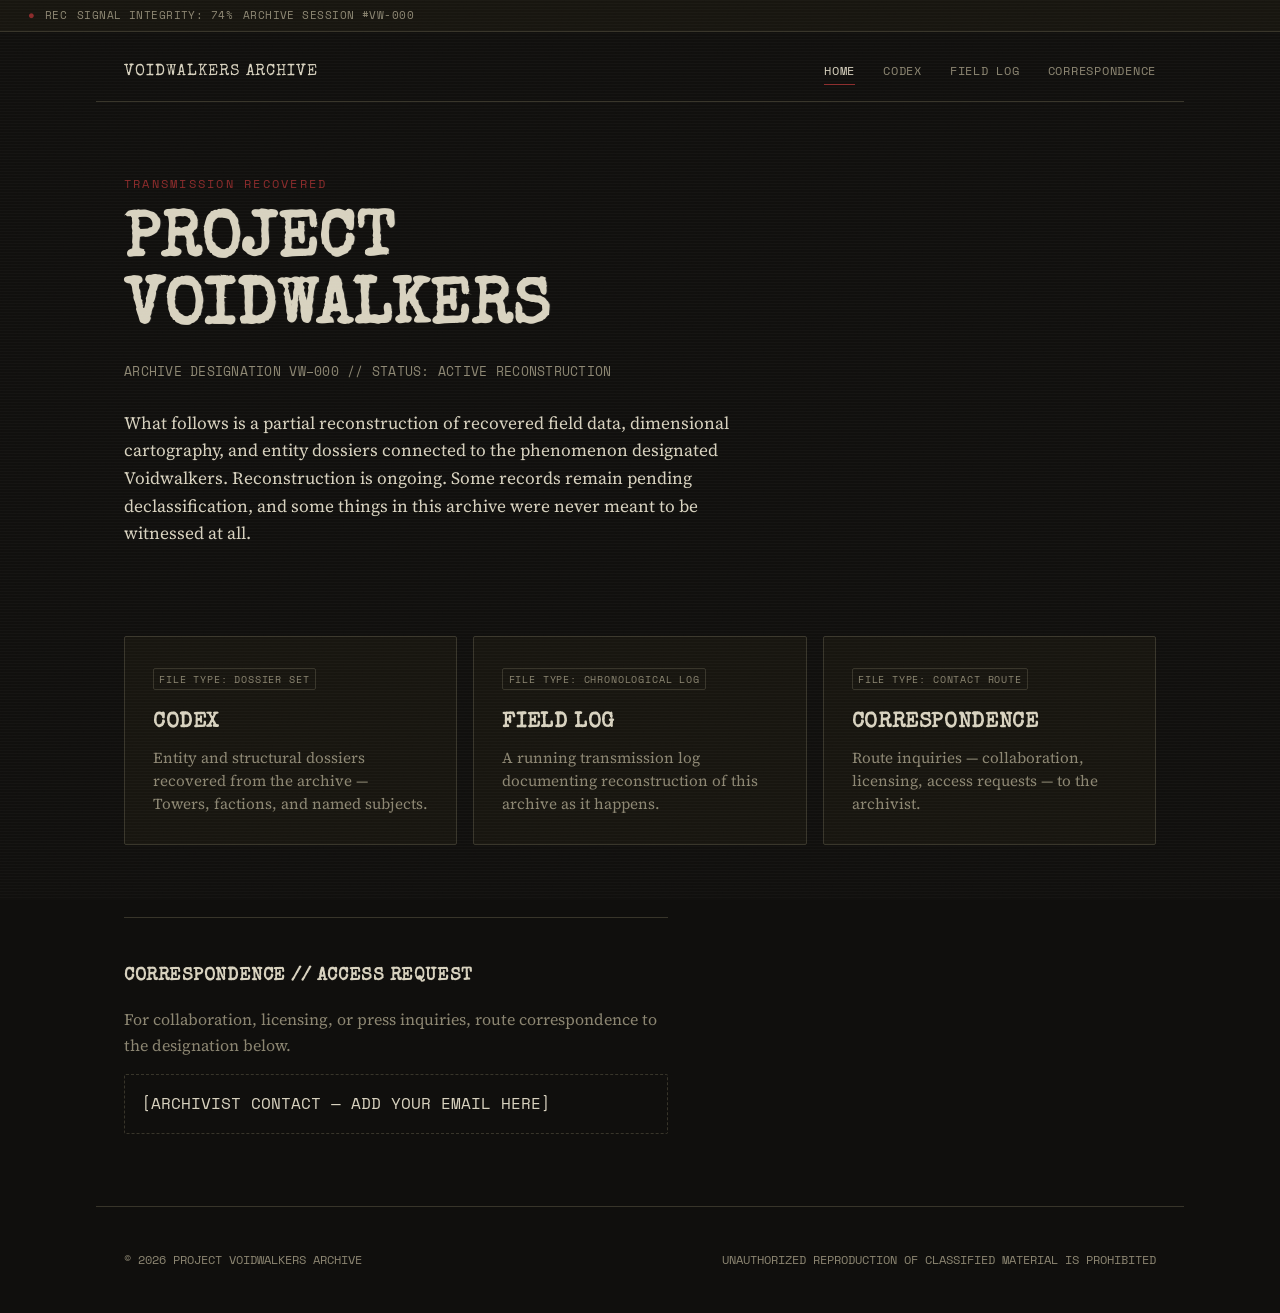
<file: index.html>
<!DOCTYPE html>
<html lang="en">
<head>
  <meta charset="UTF-8" />
  <meta name="viewport" content="width=device-width, initial-scale=1.0" />
  <title>Project Voidwalkers — Archive</title>
  <meta name="description" content="Recovered field data, dimensional cartography, and entity dossiers relating to the phenomenon designated Voidwalkers." />
  <meta name="theme-color" content="#100f0d" />
  <link rel="icon" href="data:image/svg+xml,%3Csvg xmlns='http://www.w3.org/2000/svg' viewBox='0 0 100 100'%3E%3Crect width='100' height='100' fill='%23100f0d'/%3E%3Cpath d='M50 15 L80 75 L20 75 Z' fill='none' stroke='%23d8d2bf' stroke-width='4'/%3E%3Ccircle cx='50' cy='55' r='6' fill='%23d8d2bf'/%3E%3C/svg%3E" />
  <link rel="preconnect" href="https://fonts.googleapis.com" />
  <link rel="stylesheet" href="assets/css/main.css" />
</head>
<body>
  <div class="grain-overlay" aria-hidden="true"></div>
  <div class="scanline-overlay" aria-hidden="true"></div>

  <div class="transmission-bar">
    <span class="transmission-bar__dot">●</span>
    <span>REC</span>
    <span>SIGNAL INTEGRITY: 74%</span>
    <span>ARCHIVE SESSION #VW-000</span>
  </div>

  <header class="site-header">
    <a class="site-header__brand" href="index.html">VOIDWALKERS ARCHIVE</a>
    <nav class="site-nav">
      <a href="index.html" class="is-active">HOME</a>
      <a href="codex.html">CODEX</a>
      <a href="devlog.html">FIELD LOG</a>
      <a href="#correspondence">CORRESPONDENCE</a>
    </nav>
  </header>

  <main>
    <section class="hero">
      <p class="eyebrow">Transmission recovered</p>
      <h1>PROJECT VOIDWALKERS</h1>
      <p class="case-number">ARCHIVE DESIGNATION VW–000 // STATUS: ACTIVE RECONSTRUCTION</p>
      <p class="hero__intro">
        What follows is a partial reconstruction of recovered field data, dimensional
        cartography, and entity dossiers connected to the phenomenon designated
        Voidwalkers. Reconstruction is ongoing. Some records remain pending
        declassification, and some things in this archive were never meant to be
        witnessed at all.
      </p>
    </section>

    <section class="access-grid">
      <a class="access-card" href="codex.html">
        <span class="access-card__tag">FILE TYPE: DOSSIER SET</span>
        <h2>CODEX</h2>
        <p>Entity and structural dossiers recovered from the archive — Towers, factions, and named subjects.</p>
      </a>
      <a class="access-card" href="devlog.html">
        <span class="access-card__tag">FILE TYPE: CHRONOLOGICAL LOG</span>
        <h2>FIELD LOG</h2>
        <p>A running transmission log documenting reconstruction of this archive as it happens.</p>
      </a>
      <a class="access-card" href="#correspondence">
        <span class="access-card__tag">FILE TYPE: CONTACT ROUTE</span>
        <h2>CORRESPONDENCE</h2>
        <p>Route inquiries — collaboration, licensing, access requests — to the archivist.</p>
      </a>
    </section>

    <section id="correspondence" class="correspondence">
      <h2>CORRESPONDENCE // ACCESS REQUEST</h2>
      <p>For collaboration, licensing, or press inquiries, route correspondence to the designation below.</p>
      <p class="correspondence__contact">[ARCHIVIST CONTACT — ADD YOUR EMAIL HERE]</p>
    </section>
  </main>

  <footer class="site-footer">
    <span>© 2026 PROJECT VOIDWALKERS ARCHIVE</span>
    <span>UNAUTHORIZED REPRODUCTION OF CLASSIFIED MATERIAL IS PROHIBITED</span>
  </footer>

  <script src="assets/js/towers-data.js"></script>
  <script src="assets/js/devlog-data.js"></script>
  <script src="assets/js/render.js"></script>
</body>
</html>
</file>
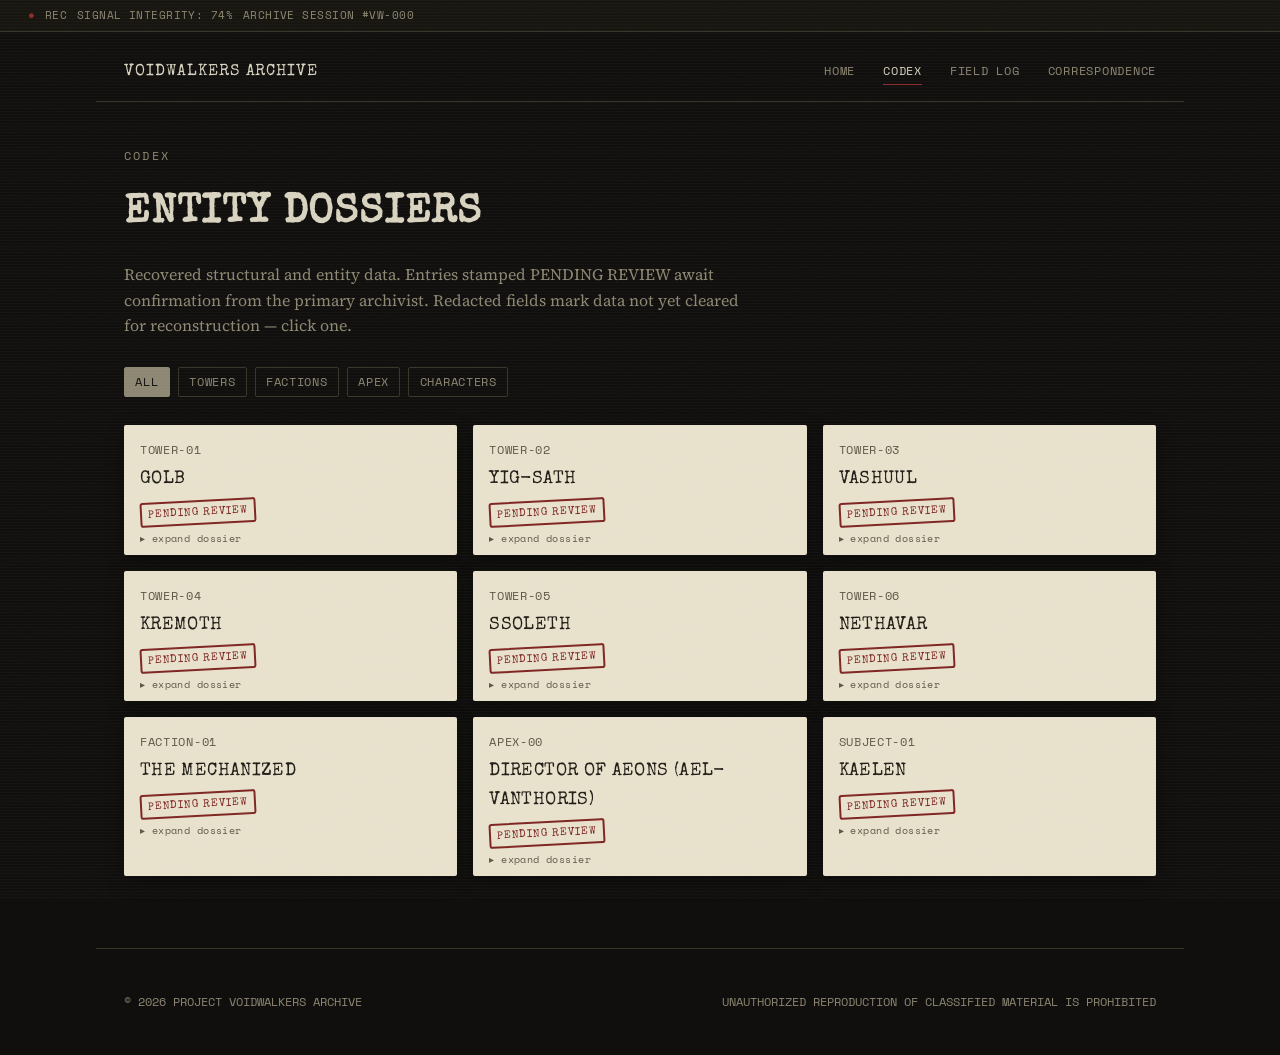
<file: codex.html>
<!DOCTYPE html>
<html lang="en">
<head>
  <meta charset="UTF-8" />
  <meta name="viewport" content="width=device-width, initial-scale=1.0" />
  <title>Codex — Project Voidwalkers Archive</title>
  <meta name="description" content="Entity and structural dossiers recovered from the Voidwalkers archive." />
  <meta name="theme-color" content="#100f0d" />
  <link rel="icon" href="data:image/svg+xml,%3Csvg xmlns='http://www.w3.org/2000/svg' viewBox='0 0 100 100'%3E%3Crect width='100' height='100' fill='%23100f0d'/%3E%3Cpath d='M50 15 L80 75 L20 75 Z' fill='none' stroke='%23d8d2bf' stroke-width='4'/%3E%3Ccircle cx='50' cy='55' r='6' fill='%23d8d2bf'/%3E%3C/svg%3E" />
  <link rel="preconnect" href="https://fonts.googleapis.com" />
  <link rel="stylesheet" href="assets/css/main.css" />
</head>
<body>
  <div class="grain-overlay" aria-hidden="true"></div>
  <div class="scanline-overlay" aria-hidden="true"></div>

  <div class="transmission-bar">
    <span class="transmission-bar__dot">●</span>
    <span>REC</span>
    <span>SIGNAL INTEGRITY: 74%</span>
    <span>ARCHIVE SESSION #VW-000</span>
  </div>

  <header class="site-header">
    <a class="site-header__brand" href="index.html">VOIDWALKERS ARCHIVE</a>
    <nav class="site-nav">
      <a href="index.html">HOME</a>
      <a href="codex.html" class="is-active">CODEX</a>
      <a href="devlog.html">FIELD LOG</a>
      <a href="index.html#correspondence">CORRESPONDENCE</a>
    </nav>
  </header>

  <main>
    <section class="page-header">
      <p class="eyebrow">Codex</p>
      <h1>ENTITY DOSSIERS</h1>
      <p>
        Recovered structural and entity data. Entries stamped PENDING REVIEW await
        confirmation from the primary archivist. Redacted fields mark data not yet
        cleared for reconstruction — click one.
      </p>
    </section>

    <div class="filter-tabs">
      <button data-filter="all" class="is-active">ALL</button>
      <button data-filter="tower">TOWERS</button>
      <button data-filter="faction">FACTIONS</button>
      <button data-filter="apex">APEX</button>
      <button data-filter="character">CHARACTERS</button>
    </div>

    <div class="dossier-grid" data-codex-grid></div>
  </main>

  <footer class="site-footer">
    <span>© 2026 PROJECT VOIDWALKERS ARCHIVE</span>
    <span>UNAUTHORIZED REPRODUCTION OF CLASSIFIED MATERIAL IS PROHIBITED</span>
  </footer>

  <script src="assets/js/towers-data.js"></script>
  <script src="assets/js/devlog-data.js"></script>
  <script src="assets/js/render.js"></script>
</body>
</html>
</file>
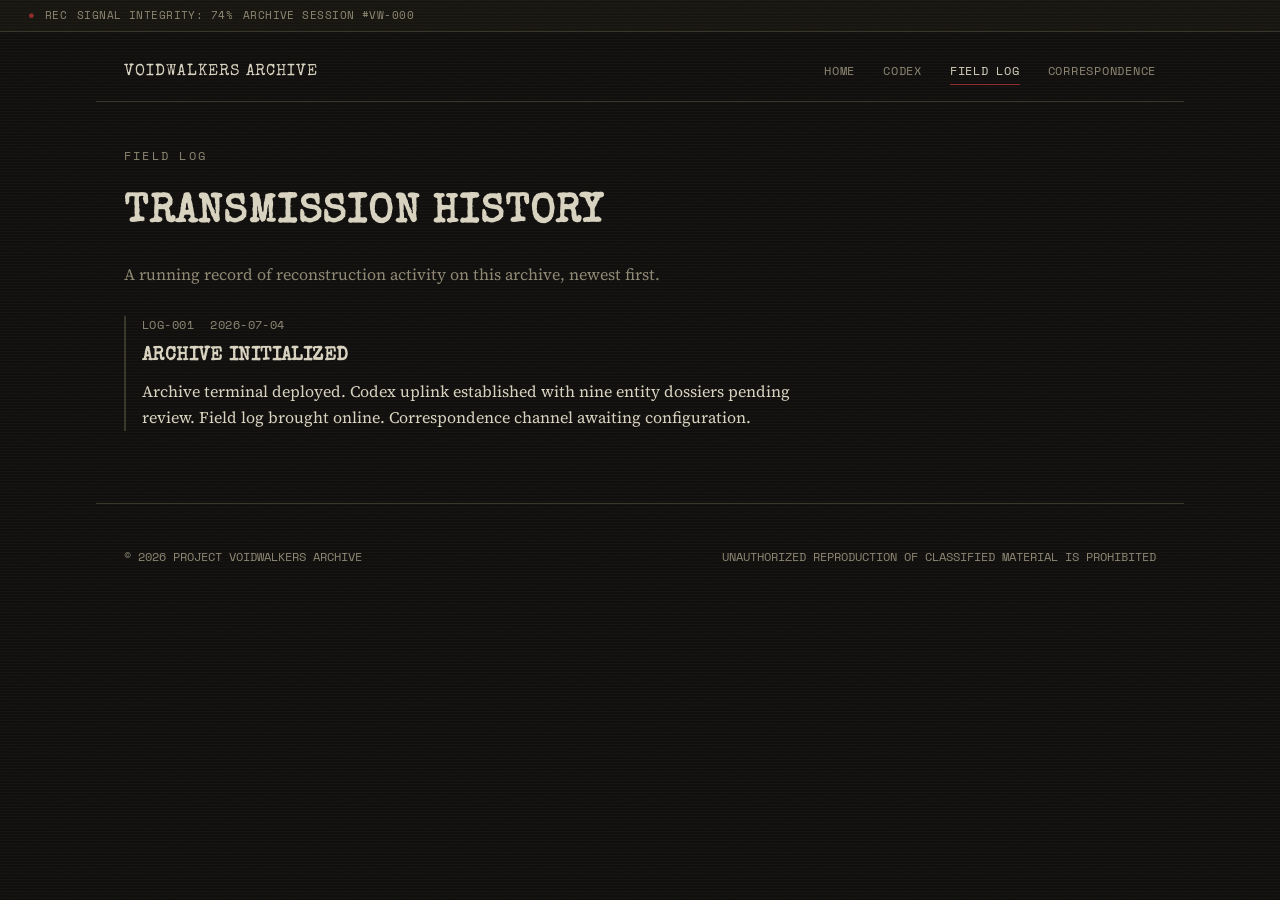
<file: devlog.html>
<!DOCTYPE html>
<html lang="en">
<head>
  <meta charset="UTF-8" />
  <meta name="viewport" content="width=device-width, initial-scale=1.0" />
  <title>Field Log — Project Voidwalkers Archive</title>
  <meta name="description" content="Transmission history documenting reconstruction of the Voidwalkers archive." />
  <meta name="theme-color" content="#100f0d" />
  <link rel="icon" href="data:image/svg+xml,%3Csvg xmlns='http://www.w3.org/2000/svg' viewBox='0 0 100 100'%3E%3Crect width='100' height='100' fill='%23100f0d'/%3E%3Cpath d='M50 15 L80 75 L20 75 Z' fill='none' stroke='%23d8d2bf' stroke-width='4'/%3E%3Ccircle cx='50' cy='55' r='6' fill='%23d8d2bf'/%3E%3C/svg%3E" />
  <link rel="preconnect" href="https://fonts.googleapis.com" />
  <link rel="stylesheet" href="assets/css/main.css" />
</head>
<body>
  <div class="grain-overlay" aria-hidden="true"></div>
  <div class="scanline-overlay" aria-hidden="true"></div>

  <div class="transmission-bar">
    <span class="transmission-bar__dot">●</span>
    <span>REC</span>
    <span>SIGNAL INTEGRITY: 74%</span>
    <span>ARCHIVE SESSION #VW-000</span>
  </div>

  <header class="site-header">
    <a class="site-header__brand" href="index.html">VOIDWALKERS ARCHIVE</a>
    <nav class="site-nav">
      <a href="index.html">HOME</a>
      <a href="codex.html">CODEX</a>
      <a href="devlog.html" class="is-active">FIELD LOG</a>
      <a href="index.html#correspondence">CORRESPONDENCE</a>
    </nav>
  </header>

  <main>
    <section class="page-header">
      <p class="eyebrow">Field log</p>
      <h1>TRANSMISSION HISTORY</h1>
      <p>A running record of reconstruction activity on this archive, newest first.</p>
    </section>

    <div class="log-list" data-devlog-list></div>
  </main>

  <footer class="site-footer">
    <span>© 2026 PROJECT VOIDWALKERS ARCHIVE</span>
    <span>UNAUTHORIZED REPRODUCTION OF CLASSIFIED MATERIAL IS PROHIBITED</span>
  </footer>

  <script src="assets/js/towers-data.js"></script>
  <script src="assets/js/devlog-data.js"></script>
  <script src="assets/js/render.js"></script>
</body>
</html>
</file>
<file: assets/css/main.css>
/* ==========================================================================
   VOIDWALKERS ARCHIVE — DESIGN SYSTEM
   Two materials in tension: a dark terminal shell (the archive interface)
   viewing recovered paper documents (the dossiers). Redaction and status
   stamps are functional, not decorative — they are the content pipeline.
   ========================================================================== */

@import url('https://fonts.googleapis.com/css2?family=Special+Elite&family=Space+Mono:wght@400;700&family=Source+Serif+4:opsz,wght@8..60,400;8..60,600&display=swap');

:root {
  /* -- color: shell (dark terminal) -- */
  --ink-black: #100f0d;
  --shell-raised: #17150f;
  --shell-border: #38352a;
  --text-on-shell: #d8d2bf;
  --text-on-shell-dim: #8c8672;

  /* -- color: paper (recovered documents) -- */
  --paper: #e8e1cc;
  --paper-shadow: #c9bfa0;
  --text-on-paper: #201c16;
  --text-on-paper-dim: #5b5644;

  /* -- color: ink stamps (semantic, not decorative) -- */
  --ink-red: #8a2a2a;
  --ink-green: #3f5c46;

  /* -- type -- */
  --font-stamp: 'Special Elite', 'Courier New', monospace;
  --font-terminal: 'Space Mono', 'Courier New', monospace;
  --font-read: 'Source Serif 4', Georgia, serif;

  /* -- space -- */
  --sp-1: 0.5rem;
  --sp-2: 1rem;
  --sp-3: 1.75rem;
  --sp-4: 2.75rem;
  --sp-5: 4.5rem;

  --radius: 2px;
  --max-width: 68rem;
}

/* -- reset -- */
* { box-sizing: border-box; }
html { -webkit-text-size-adjust: 100%; }
body {
  margin: 0;
  background: var(--ink-black);
  color: var(--text-on-shell);
  font-family: var(--font-read);
  font-size: 1rem;
  line-height: 1.6;
  min-height: 100vh;
}
h1, h2, h3, p, dl, dd, figure { margin: 0; }
ul { list-style: none; margin: 0; padding: 0; }
a { color: inherit; }
button { font: inherit; color: inherit; background: none; border: none; cursor: pointer; padding: 0; }
img { max-width: 100%; display: block; }

:focus-visible {
  outline: 2px solid var(--ink-red);
  outline-offset: 3px;
}

main {
  max-width: var(--max-width);
  margin: 0 auto;
  padding: 0 var(--sp-3) var(--sp-5);
}

/* ==========================================================================
   ATMOSPHERE — grain + scanline overlays, subtle, physically-motivated
   ========================================================================== */

.grain-overlay,
.scanline-overlay {
  position: fixed;
  inset: 0;
  pointer-events: none;
  z-index: 90;
}
.grain-overlay {
  opacity: 0.05;
  mix-blend-mode: overlay;
  background-image: url("data:image/svg+xml,%3Csvg xmlns='http://www.w3.org/2000/svg' width='140' height='140'%3E%3Cfilter id='n'%3E%3CfeTurbulence type='fractalNoise' baseFrequency='0.85' numOctaves='2' stitchTiles='stitch'/%3E%3C/filter%3E%3Crect width='100%25' height='100%25' filter='url(%23n)'/%3E%3C/svg%3E");
}
.scanline-overlay {
  opacity: 0.035;
  background: repeating-linear-gradient(
    to bottom,
    rgba(255, 255, 255, 0.7) 0px,
    rgba(255, 255, 255, 0.7) 1px,
    transparent 1px,
    transparent 3px
  );
}
@media (prefers-reduced-motion: reduce) {
  .grain-overlay, .scanline-overlay { display: none; }
}

/* ==========================================================================
   TRANSMISSION BAR + HEADER
   ========================================================================== */

.transmission-bar {
  background: var(--shell-raised);
  border-bottom: 1px solid var(--shell-border);
  font-family: var(--font-terminal);
  font-size: 0.7rem;
  letter-spacing: 0.04em;
  color: var(--text-on-shell-dim);
  padding: 0.4rem var(--sp-3);
  display: flex;
  gap: 0.6rem;
  align-items: center;
  white-space: nowrap;
  overflow-x: auto;
}
.transmission-bar__dot {
  color: var(--ink-red);
  animation: pulse-flicker 2.4s ease-in-out infinite;
}
@keyframes pulse-flicker {
  0%, 100% { opacity: 1; }
  50% { opacity: 0.3; }
}
@media (prefers-reduced-motion: reduce) {
  .transmission-bar__dot { animation: none; }
}

.site-header {
  max-width: var(--max-width);
  margin: 0 auto;
  padding: var(--sp-3) var(--sp-3) var(--sp-2);
  display: flex;
  flex-wrap: wrap;
  gap: var(--sp-2) var(--sp-3);
  align-items: baseline;
  justify-content: space-between;
  border-bottom: 1px solid var(--shell-border);
}
.site-header__brand {
  font-family: var(--font-stamp);
  font-size: 1rem;
  letter-spacing: 0.06em;
  text-decoration: none;
  color: var(--text-on-shell);
}
.site-nav {
  display: flex;
  gap: var(--sp-3);
  font-family: var(--font-terminal);
  font-size: 0.78rem;
  letter-spacing: 0.06em;
}
.site-nav a {
  text-decoration: none;
  color: var(--text-on-shell-dim);
  padding-bottom: 3px;
  border-bottom: 1px solid transparent;
}
.site-nav a:hover { color: var(--text-on-shell); }
.site-nav a.is-active {
  color: var(--text-on-shell);
  border-bottom-color: var(--ink-red);
}

/* ==========================================================================
   HERO
   ========================================================================== */

.hero {
  padding: var(--sp-5) 0 var(--sp-4);
  max-width: 42rem;
}
.eyebrow {
  font-family: var(--font-terminal);
  font-size: 0.78rem;
  letter-spacing: 0.18em;
  text-transform: uppercase;
  color: var(--ink-red);
  margin: 0 0 var(--sp-2);
}
.hero h1 {
  font-family: var(--font-stamp);
  font-size: clamp(2.25rem, 7vw, 4rem);
  line-height: 1.05;
  letter-spacing: 0.01em;
  color: var(--text-on-shell);
  text-shadow: 1px 0 rgba(255, 255, 255, 0.08);
}
.case-number {
  font-family: var(--font-terminal);
  font-size: 0.82rem;
  color: var(--text-on-shell-dim);
  margin-top: var(--sp-2);
  letter-spacing: 0.02em;
}
.hero__intro {
  margin-top: var(--sp-3);
  font-size: 1.08rem;
  color: var(--text-on-shell);
  max-width: 38rem;
}

/* ==========================================================================
   ACCESS GRID (home)
   ========================================================================== */

.access-grid {
  display: grid;
  grid-template-columns: repeat(auto-fit, minmax(15rem, 1fr));
  gap: var(--sp-2);
  margin-top: var(--sp-4);
}
.access-card {
  display: block;
  text-decoration: none;
  background: var(--shell-raised);
  border: 1px solid var(--shell-border);
  border-radius: var(--radius);
  padding: var(--sp-3);
  transition: border-color 0.15s ease, transform 0.15s ease;
}
.access-card:hover {
  border-color: var(--text-on-shell-dim);
  transform: translateY(-2px);
}
.access-card__tag {
  display: inline-block;
  font-family: var(--font-terminal);
  font-size: 0.65rem;
  letter-spacing: 0.08em;
  color: var(--text-on-shell-dim);
  border: 1px solid var(--shell-border);
  border-radius: var(--radius);
  padding: 0.15em 0.5em;
  margin-bottom: var(--sp-2);
}
.access-card h2 {
  font-family: var(--font-stamp);
  font-size: 1.3rem;
  letter-spacing: 0.03em;
  margin-bottom: 0.5rem;
}
.access-card p {
  color: var(--text-on-shell-dim);
  font-size: 0.95rem;
  line-height: 1.5;
}

/* ==========================================================================
   CORRESPONDENCE
   ========================================================================== */

.correspondence {
  margin-top: var(--sp-5);
  padding-top: var(--sp-4);
  border-top: 1px solid var(--shell-border);
  max-width: 34rem;
}
.correspondence h2 {
  font-family: var(--font-stamp);
  font-size: 1.15rem;
  letter-spacing: 0.03em;
  margin-bottom: var(--sp-2);
}
.correspondence p { color: var(--text-on-shell-dim); }
.correspondence__contact {
  margin-top: var(--sp-2);
  font-family: var(--font-terminal);
  color: var(--text-on-shell) !important;
  border: 1px dashed var(--shell-border);
  padding: var(--sp-2);
  border-radius: var(--radius);
}

/* ==========================================================================
   PAGE HEADER (codex / devlog)
   ========================================================================== */

.page-header {
  padding: var(--sp-4) 0 var(--sp-3);
  max-width: 40rem;
}
.page-header h1 {
  font-family: var(--font-stamp);
  font-size: clamp(1.75rem, 5vw, 2.5rem);
  letter-spacing: 0.02em;
  margin-bottom: var(--sp-2);
}
.page-header p { color: var(--text-on-shell-dim); }

/* ==========================================================================
   FILTER TABS (codex)
   ========================================================================== */

.filter-tabs {
  display: flex;
  flex-wrap: wrap;
  gap: var(--sp-1);
  margin-bottom: var(--sp-3);
}
.filter-tabs button {
  font-family: var(--font-terminal);
  font-size: 0.72rem;
  letter-spacing: 0.06em;
  color: var(--text-on-shell-dim);
  border: 1px solid var(--shell-border);
  border-radius: var(--radius);
  padding: 0.4em 0.9em;
}
.filter-tabs button:hover { color: var(--text-on-shell); }
.filter-tabs button.is-active {
  color: var(--ink-black);
  background: var(--text-on-shell-dim);
  border-color: var(--text-on-shell-dim);
}

/* ==========================================================================
   DOSSIER CARDS (paper material, on the dark shell)
   ========================================================================== */

.dossier-grid {
  display: grid;
  grid-template-columns: repeat(auto-fill, minmax(19rem, 1fr));
  gap: var(--sp-2);
}
.dossier {
  background: var(--paper);
  color: var(--text-on-paper);
  border-radius: var(--radius);
  box-shadow: 0 6px 18px rgba(0, 0, 0, 0.35);
}
.dossier__header {
  width: 100%;
  display: flex;
  flex-direction: column;
  align-items: flex-start;
  gap: 0.35rem;
  padding: var(--sp-2) var(--sp-2) var(--sp-1);
  text-align: left;
}
.dossier__designation {
  font-family: var(--font-terminal);
  font-size: 0.72rem;
  letter-spacing: 0.06em;
  color: var(--text-on-paper-dim);
}
.dossier__name {
  font-family: var(--font-stamp);
  font-size: 1.15rem;
  letter-spacing: 0.02em;
}
.dossier__header::after {
  content: "▸ expand dossier";
  font-family: var(--font-terminal);
  font-size: 0.65rem;
  color: var(--text-on-paper-dim);
  letter-spacing: 0.04em;
}
.dossier__header[aria-expanded="true"]::after {
  content: "▾ collapse dossier";
}
.dossier__body {
  padding: 0 var(--sp-2) var(--sp-2);
  border-top: 1px dashed var(--paper-shadow);
  margin-top: 0.35rem;
  padding-top: var(--sp-2);
}
.dossier__fields {
  display: grid;
  grid-template-columns: auto 1fr;
  gap: 0.5rem var(--sp-2);
  font-size: 0.92rem;
}
.dossier__fields dt {
  font-family: var(--font-terminal);
  font-size: 0.68rem;
  letter-spacing: 0.05em;
  text-transform: uppercase;
  color: var(--text-on-paper-dim);
  white-space: nowrap;
  padding-top: 0.15em;
}
.dossier__fields dd { margin: 0; }

/* -- ink stamps -- */
.stamp {
  display: inline-block;
  align-self: flex-start;
  border: 2px solid currentColor;
  border-radius: 3px;
  font-family: var(--font-stamp);
  text-transform: uppercase;
  letter-spacing: 0.07em;
  font-size: 0.68rem;
  padding: 0.15em 0.55em;
  transform: rotate(-3deg);
  mix-blend-mode: multiply;
}
.stamp--pending { color: var(--ink-red); }
.stamp--approved { color: var(--ink-green); }

/* -- redaction: the signature element -- */
.redacted {
  display: inline-block;
  height: 0.8em;
  min-width: 3.5em;
  background: #14110d;
  border-radius: 1px;
  vertical-align: middle;
  position: relative;
  top: -0.05em;
  cursor: help;
}
.redacted.is-denied { animation: redacted-deny 0.3s ease; }
@keyframes redacted-deny {
  0%, 100% { transform: translateX(0); }
  20% { transform: translateX(-2px); }
  40% { transform: translateX(2px); }
  60% { transform: translateX(-2px); }
  80% { transform: translateX(2px); }
}
@media (prefers-reduced-motion: reduce) {
  .redacted.is-denied { animation: none; }
}

/* ==========================================================================
   DEVLOG / FIELD LOG
   ========================================================================== */

.log-list {
  display: flex;
  flex-direction: column;
  gap: var(--sp-3);
}
.logentry {
  border-left: 2px solid var(--shell-border);
  padding-left: var(--sp-2);
}
.logentry__meta {
  display: flex;
  gap: var(--sp-2);
  font-family: var(--font-terminal);
  font-size: 0.72rem;
  color: var(--text-on-shell-dim);
  letter-spacing: 0.04em;
  margin-bottom: 0.4rem;
}
.logentry__title {
  font-family: var(--font-stamp);
  font-size: 1.2rem;
  letter-spacing: 0.02em;
  margin-bottom: 0.5rem;
}
.logentry__body p {
  color: var(--text-on-shell);
  max-width: 42rem;
}

/* ==========================================================================
   FOOTER
   ========================================================================== */

.site-footer {
  max-width: var(--max-width);
  margin: 0 auto;
  padding: var(--sp-4) var(--sp-3) var(--sp-4);
  border-top: 1px solid var(--shell-border);
  font-family: var(--font-terminal);
  font-size: 0.72rem;
  color: var(--text-on-shell-dim);
  display: flex;
  flex-wrap: wrap;
  gap: var(--sp-1) var(--sp-3);
  justify-content: space-between;
}

/* ==========================================================================
   RESPONSIVE
   ========================================================================== */

@media (max-width: 40rem) {
  .site-header { padding-top: var(--sp-2); }
  .dossier-grid { grid-template-columns: 1fr; }
  .dossier__fields { grid-template-columns: 1fr; gap: 0.15rem 0; }
  .dossier__fields dt { margin-top: 0.4rem; }
}
</file>
